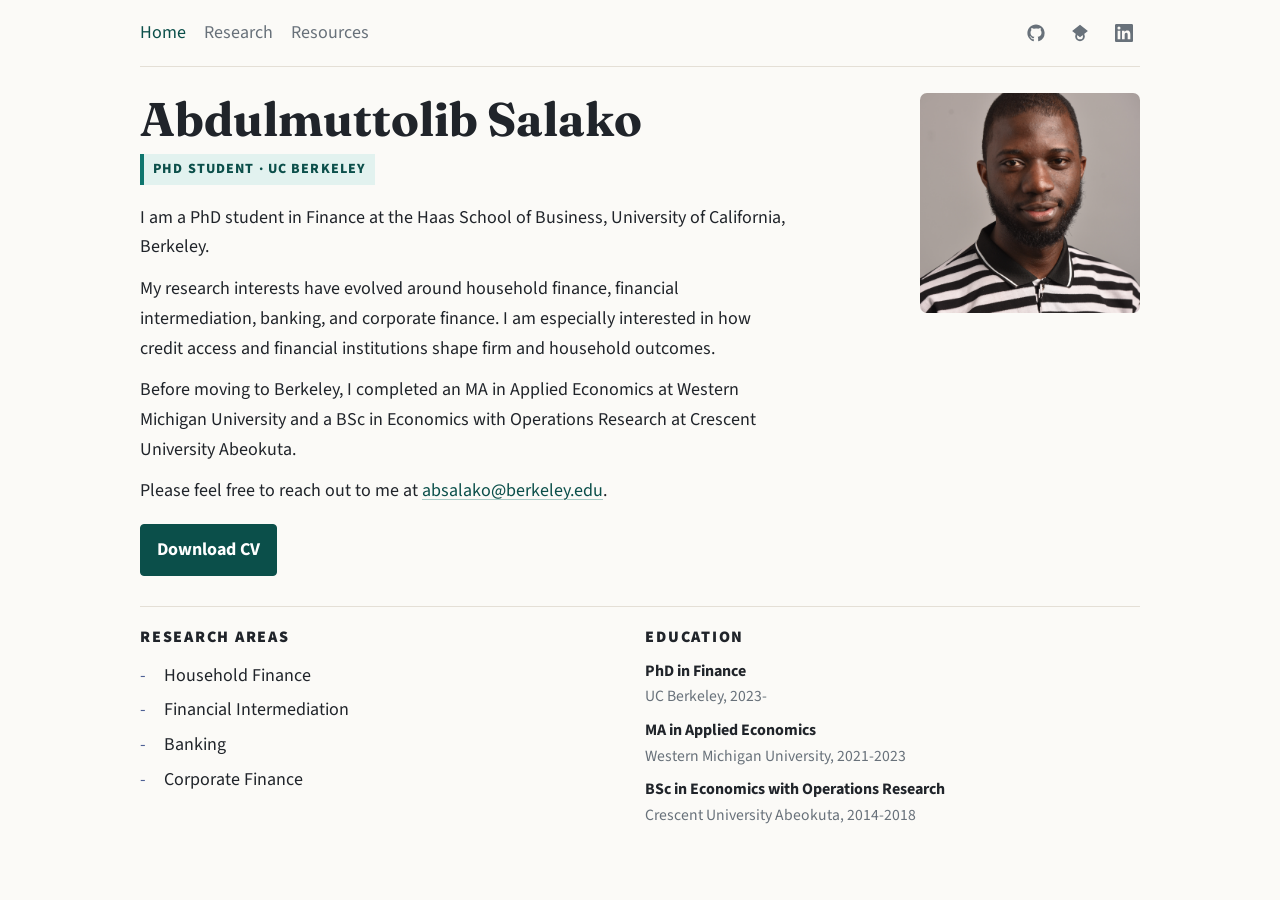
<file: index.html>
<!DOCTYPE html>
<html lang="en">
<head>
  <!-- Google Tag Manager -->
  <script>(function(w,d,s,l,i){w[l]=w[l]||[];w[l].push({'gtm.start':
  new Date().getTime(),event:'gtm.js'});var f=d.getElementsByTagName(s)[0],
  j=d.createElement(s),dl=l!='dataLayer'?'&l='+l:'';j.async=true;j.src=
  'https://www.googletagmanager.com/gtm.js?id='+i+dl;f.parentNode.insertBefore(j,f);
  })(window,document,'script','dataLayer','GTM-585B7WN');</script>
  <!-- End Google Tag Manager -->

  <!-- Global site tag (gtag.js) - Google Analytics -->
  <script async src="https://www.googletagmanager.com/gtag/js?id=G-QW6NPLQPRW"></script>
  <script>
    window.dataLayer = window.dataLayer || [];
    function gtag(){dataLayer.push(arguments);}
    gtag('js', new Date());
    gtag('config', 'G-QW6NPLQPRW');
  </script>

  <title>Abdulmuttolib Salako</title>
  <meta charset="utf-8">
  <meta name="viewport" content="width=device-width, initial-scale=1">
  <meta name="description" content="Abdulmuttolib Salako is a Finance PhD student at UC Berkeley studying household finance, financial intermediation, banking, and corporate finance.">
  <meta name="author" content="Abdulmuttolib Salako">
  <meta name="robots" content="index, follow">
  <link rel="canonical" href="https://muttolibsalako.github.io/">
  <link rel="preconnect" href="https://fonts.googleapis.com">
  <link rel="preconnect" href="https://fonts.gstatic.com" crossorigin>
  <link href="https://fonts.googleapis.com/css2?family=Fraunces:opsz,wght@9..144,600;9..144,700&family=Source+Sans+3:wght@400;500;600;700&display=swap" rel="stylesheet">
  <link rel="stylesheet" href="styles.css">
  <link rel="apple-touch-icon" sizes="180x180" href="files/favicon_package/apple-touch-icon.png">
  <link rel="icon" type="image/png" sizes="32x32" href="files/favicon_package/favicon-32x32.png">
  <link rel="icon" type="image/png" sizes="16x16" href="files/favicon_package/favicon-16x16.png">
  <link rel="manifest" href="/site.webmanifest">
  <link rel="mask-icon" href="/safari-pinned-tab.svg" color="#5bbad5">
  <meta name="msapplication-TileColor" content="#da532c">
  <meta name="theme-color" content="#f8f5ee">
  <script type="application/ld+json">
  {
    "@context": "https://schema.org",
    "@type": "Person",
    "name": "Abdulmuttolib Salako",
    "alternateName": "Abdulmuttolib B. Salako",
    "url": "https://muttolibsalako.github.io/",
    "affiliation": {
      "@type": "CollegeOrUniversity",
      "name": "University of California, Berkeley, Haas School of Business"
    },
    "jobTitle": "Finance PhD Student",
    "sameAs": [
      "https://www.linkedin.com/in/abdulmuttolibsalako/",
      "https://scholar.google.com/citations?hl=en&user=TeEJFxQAAAAJ"
    ],
    "knowsAbout": [
      "Household finance",
      "Financial intermediation",
      "Banking",
      "Corporate finance"
    ]
  }
  </script>
</head>
<body>
  <!-- Google Tag Manager (noscript) -->
  <noscript><iframe src="https://www.googletagmanager.com/ns.html?id=GTM-585B7WN"
  height="0" width="0" style="display:none;visibility:hidden"></iframe></noscript>
  <!-- End Google Tag Manager (noscript) -->

  <header class="site-header">
    <nav class="site-nav" aria-label="Primary navigation">
      <a class="active" href="index.html">Home</a>
      <a href="research.html">Research</a>
      <a href="resources.html">Resources</a>
    </nav>
    <div class="header-icons" aria-label="Profile links">
      <a href="https://github.com/muttolibsalako" target="_blank" rel="noopener" aria-label="GitHub">
        <svg aria-hidden="true" viewBox="0 0 24 24"><path d="M12 .5C5.65.5.5 5.65.5 12c0 5.08 3.29 9.39 7.86 10.91.58.11.79-.25.79-.56v-2.15c-3.2.7-3.88-1.37-3.88-1.37-.52-1.33-1.28-1.68-1.28-1.68-1.05-.72.08-.7.08-.7 1.16.08 1.77 1.19 1.77 1.19 1.03 1.76 2.69 1.25 3.35.96.1-.75.4-1.25.73-1.54-2.55-.29-5.23-1.28-5.23-5.68 0-1.25.45-2.28 1.18-3.08-.12-.29-.51-1.46.11-3.04 0 0 .97-.31 3.16 1.18A10.9 10.9 0 0 1 12 6.05c.98 0 1.96.13 2.88.39 2.19-1.49 3.15-1.18 3.15-1.18.63 1.58.24 2.75.12 3.04.74.8 1.18 1.83 1.18 3.08 0 4.42-2.69 5.38-5.25 5.67.41.36.78 1.06.78 2.14v3.16c0 .31.21.68.8.56A11.51 11.51 0 0 0 23.5 12C23.5 5.65 18.35.5 12 .5Z"/></svg>
      </a>
      <a href="https://scholar.google.com/citations?hl=en&user=TeEJFxQAAAAJ" target="_blank" rel="noopener" aria-label="Google Scholar">
        <svg aria-hidden="true" viewBox="0 0 24 24"><path d="M12 1 1.5 9.28 12 17.56l10.5-8.28L12 1Zm0 9.12a6.44 6.44 0 1 0 0 12.88 6.44 6.44 0 0 0 0-12.88Zm0 2.52a3.92 3.92 0 1 1 0 7.84 3.92 3.92 0 0 1 0-7.84Z"/></svg>
      </a>
      <a href="https://www.linkedin.com/in/abdulmuttolibsalako/" target="_blank" rel="noopener" aria-label="LinkedIn">
        <svg aria-hidden="true" viewBox="0 0 24 24"><path d="M20.45 20.45h-3.56v-5.58c0-1.33-.03-3.04-1.86-3.04-1.86 0-2.14 1.45-2.14 2.94v5.68H9.33V9h3.42v1.56h.05c.48-.9 1.64-1.85 3.37-1.85 3.6 0 4.27 2.37 4.27 5.45v6.29ZM5.32 7.44a2.06 2.06 0 1 1 0-4.12 2.06 2.06 0 0 1 0 4.12Zm1.78 13.01H3.54V9H7.1v11.45ZM22.22 0H1.77C.79 0 0 .77 0 1.72v20.56C0 23.23.79 24 1.77 24h20.45c.98 0 1.78-.77 1.78-1.72V1.72C24 .77 23.2 0 22.22 0Z"/></svg>
      </a>
    </div>
  </header>

  <main>
    <section class="hero">
      <div class="hero-copy">
        <h1>Abdulmuttolib Salako</h1>
        <p class="profile-title">PhD Student &middot; UC Berkeley</p>
        <div class="bio-copy">
          <p>
            I am a PhD student in Finance at the Haas School of Business, University of California, Berkeley.
          </p>
          <p>
            My research interests have evolved around household finance, financial intermediation, banking, and corporate finance. I am especially interested in how credit access and financial institutions shape firm and household outcomes.
          </p>
          <p>
            Before moving to Berkeley, I completed an MA in Applied Economics at Western Michigan University and a BSc in Economics with Operations Research at Crescent University Abeokuta.
          </p>
          <p>
            Please feel free to reach out to me at <a href="mailto:absalako@berkeley.edu">absalako@berkeley.edu</a>.
          </p>
        </div>
        <div class="actions" aria-label="CV link">
          <a class="button primary" href="#cv-unavailable" onclick="alert('CV download is currently unavailable.'); return false;">Download CV</a>
        </div>
      </div>

      <figure class="portrait">
        <img src="files/MTL_4378 (2).JPG" alt="Abdulmuttolib Salako">
      </figure>
    </section>

    <section class="profile-details" aria-label="Profile details">
      <div>
        <h2>Research Areas</h2>
        <ul class="dash-list">
          <li>Household Finance</li>
          <li>Financial Intermediation</li>
          <li>Banking</li>
          <li>Corporate Finance</li>
        </ul>
      </div>

      <div>
        <h2>Education</h2>
        <article class="education-item">
          <h3>PhD in Finance</h3>
          <p>UC Berkeley, 2023-</p>
        </article>
        <article class="education-item">
          <h3>MA in Applied Economics</h3>
          <p>Western Michigan University, 2021-2023</p>
        </article>
        <article class="education-item">
          <h3>BSc in Economics with Operations Research</h3>
          <p>Crescent University Abeokuta, 2014-2018</p>
        </article>
      </div>
    </section>
  </main>

</body>
</html>
</file>
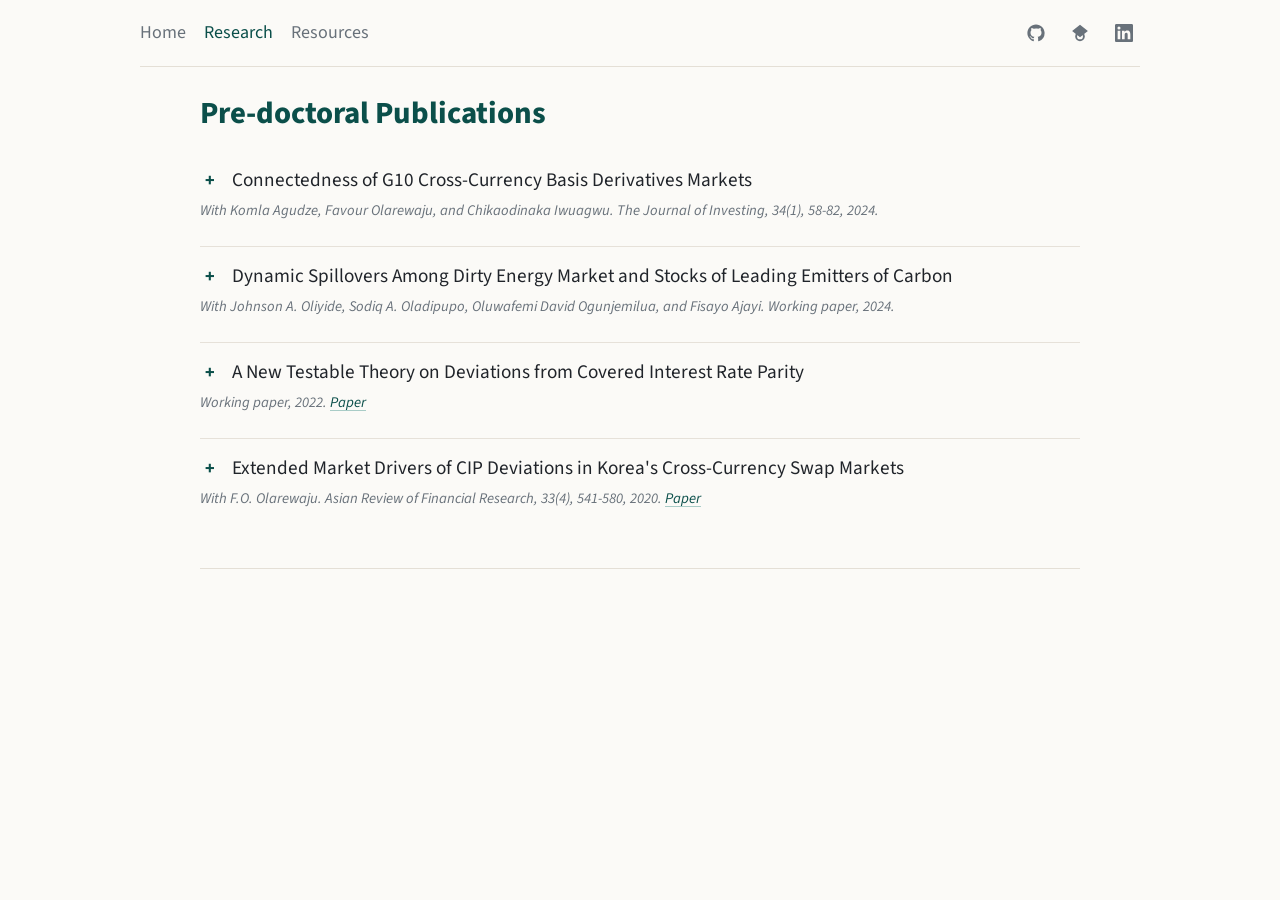
<file: research.html>
<!DOCTYPE html>
<html lang="en">
<head>
  <!-- Google Tag Manager -->
  <script>(function(w,d,s,l,i){w[l]=w[l]||[];w[l].push({'gtm.start':
  new Date().getTime(),event:'gtm.js'});var f=d.getElementsByTagName(s)[0],
  j=d.createElement(s),dl=l!='dataLayer'?'&l='+l:'';j.async=true;j.src=
  'https://www.googletagmanager.com/gtm.js?id='+i+dl;f.parentNode.insertBefore(j,f);
  })(window,document,'script','dataLayer','GTM-585B7WN');</script>
  <!-- End Google Tag Manager -->

  <!-- Global site tag (gtag.js) - Google Analytics -->
  <script async src="https://www.googletagmanager.com/gtag/js?id=G-QW6NPLQPRW"></script>
  <script>
    window.dataLayer = window.dataLayer || [];
    function gtag(){dataLayer.push(arguments);}
    gtag('js', new Date());
    gtag('config', 'G-QW6NPLQPRW');
  </script>

  <title>Research | Abdulmuttolib Salako</title>
  <meta charset="utf-8">
  <meta name="viewport" content="width=device-width, initial-scale=1">
  <meta name="description" content="Research by Abdulmuttolib Salako on household finance, financial intermediation, banking, corporate finance, and cross-currency basis markets.">
  <meta name="author" content="Abdulmuttolib Salako">
  <meta name="robots" content="index, follow">
  <link rel="canonical" href="https://muttolibsalako.github.io/research.html">
  <link rel="preconnect" href="https://fonts.googleapis.com">
  <link rel="preconnect" href="https://fonts.gstatic.com" crossorigin>
  <link href="https://fonts.googleapis.com/css2?family=Fraunces:opsz,wght@9..144,600;9..144,700&family=Source+Sans+3:wght@400;500;600;700&display=swap" rel="stylesheet">
  <link rel="stylesheet" href="styles.css">
  <link rel="apple-touch-icon" sizes="180x180" href="files/favicon_package/apple-touch-icon.png">
  <link rel="icon" type="image/png" sizes="32x32" href="files/favicon_package/favicon-32x32.png">
  <link rel="icon" type="image/png" sizes="16x16" href="files/favicon_package/favicon-16x16.png">
  <meta name="theme-color" content="#f8f5ee">
</head>
<body>
  <!-- Google Tag Manager (noscript) -->
  <noscript><iframe src="https://www.googletagmanager.com/ns.html?id=GTM-585B7WN"
  height="0" width="0" style="display:none;visibility:hidden"></iframe></noscript>
  <!-- End Google Tag Manager (noscript) -->

  <header class="site-header">
    <nav class="site-nav" aria-label="Primary navigation">
      <a href="index.html">Home</a>
      <a class="active" href="research.html">Research</a>
      <a href="resources.html">Resources</a>
    </nav>
    <div class="header-icons" aria-label="Profile links">
      <a href="https://github.com/muttolibsalako" target="_blank" rel="noopener" aria-label="GitHub">
        <svg aria-hidden="true" viewBox="0 0 24 24"><path d="M12 .5C5.65.5.5 5.65.5 12c0 5.08 3.29 9.39 7.86 10.91.58.11.79-.25.79-.56v-2.15c-3.2.7-3.88-1.37-3.88-1.37-.52-1.33-1.28-1.68-1.28-1.68-1.05-.72.08-.7.08-.7 1.16.08 1.77 1.19 1.77 1.19 1.03 1.76 2.69 1.25 3.35.96.1-.75.4-1.25.73-1.54-2.55-.29-5.23-1.28-5.23-5.68 0-1.25.45-2.28 1.18-3.08-.12-.29-.51-1.46.11-3.04 0 0 .97-.31 3.16 1.18A10.9 10.9 0 0 1 12 6.05c.98 0 1.96.13 2.88.39 2.19-1.49 3.15-1.18 3.15-1.18.63 1.58.24 2.75.12 3.04.74.8 1.18 1.83 1.18 3.08 0 4.42-2.69 5.38-5.25 5.67.41.36.78 1.06.78 2.14v3.16c0 .31.21.68.8.56A11.51 11.51 0 0 0 23.5 12C23.5 5.65 18.35.5 12 .5Z"/></svg>
      </a>
      <a href="https://scholar.google.com/citations?hl=en&user=TeEJFxQAAAAJ" target="_blank" rel="noopener" aria-label="Google Scholar">
        <svg aria-hidden="true" viewBox="0 0 24 24"><path d="M12 1 1.5 9.28 12 17.56l10.5-8.28L12 1Zm0 9.12a6.44 6.44 0 1 0 0 12.88 6.44 6.44 0 0 0 0-12.88Zm0 2.52a3.92 3.92 0 1 1 0 7.84 3.92 3.92 0 0 1 0-7.84Z"/></svg>
      </a>
      <a href="https://www.linkedin.com/in/abdulmuttolibsalako/" target="_blank" rel="noopener" aria-label="LinkedIn">
        <svg aria-hidden="true" viewBox="0 0 24 24"><path d="M20.45 20.45h-3.56v-5.58c0-1.33-.03-3.04-1.86-3.04-1.86 0-2.14 1.45-2.14 2.94v5.68H9.33V9h3.42v1.56h.05c.48-.9 1.64-1.85 3.37-1.85 3.6 0 4.27 2.37 4.27 5.45v6.29ZM5.32 7.44a2.06 2.06 0 1 1 0-4.12 2.06 2.06 0 0 1 0 4.12Zm1.78 13.01H3.54V9H7.1v11.45ZM22.22 0H1.77C.79 0 0 .77 0 1.72v20.56C0 23.23.79 24 1.77 24h20.45c.98 0 1.78-.77 1.78-1.72V1.72C24 .77 23.2 0 22.22 0Z"/></svg>
      </a>
    </div>
  </header>

  <main class="page-shell">
    <section class="research-section first-section">
      <h1 class="section-heading">Pre-doctoral Publications</h1>
      <details class="paper">
        <summary>
          <span class="paper-title">Connectedness of G10 Cross-Currency Basis Derivatives Markets</span>
          <span class="meta">With Komla Agudze, Favour Olarewaju, and Chikaodinaka Iwuagwu. The Journal of Investing, 34(1), 58-82, 2024.</span>
        </summary>
        <p>
          We examine interconnectedness across G10 cross-currency basis swap markets using the Diebold-Yilmaz framework to identify shock transmitters and recipients. The EUR/USD basis emerges as the dominant net giver and least recipient of shocks, making the euro basis an important market to track for FX hedging.
        </p>
      </details>

      <details class="paper">
        <summary>
          <span class="paper-title">Dynamic Spillovers Among Dirty Energy Market and Stocks of Leading Emitters of Carbon</span>
          <span class="meta">With Johnson A. Oliyide, Sodiq A. Oladipupo, Oluwafemi David Ogunjemilua, and Fisayo Ajayi. Working paper, 2024.</span>
        </summary>
        <p>
          Applying quantile time-frequency connectedness methods, we study spillovers among crude oil, natural gas, and equities in the United States, China, Japan, and India. The results show that short-term, tail-state risks dominate and that spillover roles shift across quantiles, frequencies, and crisis periods.
        </p>
      </details>

      <details class="paper">
        <summary>
          <span class="paper-title">A New Testable Theory on Deviations from Covered Interest Rate Parity</span>
          <span class="meta">Working paper, 2022. <a href="https://ssrn.com/abstract=4157839" target="_blank" rel="noopener">Paper</a></span>
        </summary>
        <p>
          I develop an approximate closed-form model linking covered-interest-parity deviations, measured by the cross-currency basis, to credit-spread differentials, technology/output differences, and inflation gaps. A simple empirical exercise supports the theory and highlights implications for fixed-income and FX-derivatives arbitrage.
        </p>
      </details>

      <details class="paper">
        <summary>
          <span class="paper-title">Extended Market Drivers of CIP Deviations in Korea's Cross-Currency Swap Markets</span>
          <span class="meta">With F.O. Olarewaju. Asian Review of Financial Research, 33(4), 541-580, 2020. <a href="http://journal.korfin.org/sub/journal_detail.html?code=385560&search=&year=&issueCode=&searchType=" target="_blank" rel="noopener">Paper</a></span>
        </summary>
        <p>
          We study the one- and five-year Korean won cross-currency basis across pre-GFC, GFC, eurozone crisis, and post-crisis periods. Regression models with ARMA errors and VAR variance decompositions show that CDS, stock returns, and Libor-OIS were the strongest GFC drivers.
        </p>
      </details>
    </section>
  </main>

</body>
</html>
</file>
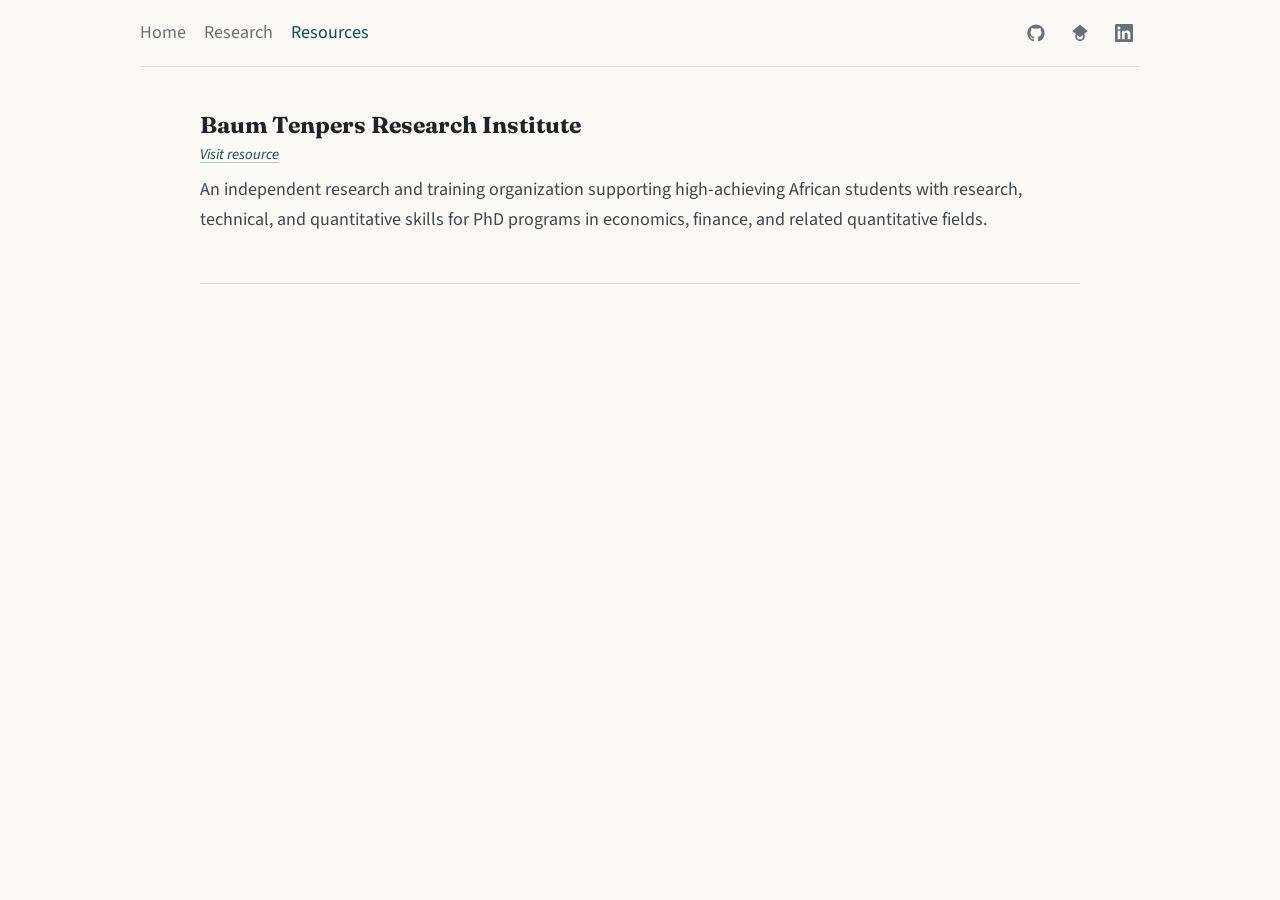
<file: resources.html>
<!DOCTYPE html>
<html lang="en">
<head>
  <!-- Google Tag Manager -->
  <script>(function(w,d,s,l,i){w[l]=w[l]||[];w[l].push({'gtm.start':
  new Date().getTime(),event:'gtm.js'});var f=d.getElementsByTagName(s)[0],
  j=d.createElement(s),dl=l!='dataLayer'?'&l='+l:'';j.async=true;j.src=
  'https://www.googletagmanager.com/gtm.js?id='+i+dl;f.parentNode.insertBefore(j,f);
  })(window,document,'script','dataLayer','GTM-585B7WN');</script>
  <!-- End Google Tag Manager -->

  <!-- Global site tag (gtag.js) - Google Analytics -->
  <script async src="https://www.googletagmanager.com/gtag/js?id=G-QW6NPLQPRW"></script>
  <script>
    window.dataLayer = window.dataLayer || [];
    function gtag(){dataLayer.push(arguments);}
    gtag('js', new Date());
    gtag('config', 'G-QW6NPLQPRW');
  </script>

  <title>Resources | Abdulmuttolib Salako</title>
  <meta charset="utf-8">
  <meta name="viewport" content="width=device-width, initial-scale=1">
  <meta name="description" content="Resources for economics and finance PhD preparation, especially for students with undergraduate training from Africa.">
  <meta name="author" content="Abdulmuttolib Salako">
  <meta name="robots" content="index, follow">
  <link rel="canonical" href="https://muttolibsalako.github.io/resources.html">
  <link rel="preconnect" href="https://fonts.googleapis.com">
  <link rel="preconnect" href="https://fonts.gstatic.com" crossorigin>
  <link href="https://fonts.googleapis.com/css2?family=Fraunces:opsz,wght@9..144,600;9..144,700&family=Source+Sans+3:wght@400;500;600;700&display=swap" rel="stylesheet">
  <link rel="stylesheet" href="styles.css">
  <link rel="apple-touch-icon" sizes="180x180" href="files/favicon_package/apple-touch-icon.png">
  <link rel="icon" type="image/png" sizes="32x32" href="files/favicon_package/favicon-32x32.png">
  <link rel="icon" type="image/png" sizes="16x16" href="files/favicon_package/favicon-16x16.png">
  <meta name="theme-color" content="#f8f5ee">
</head>
<body>
  <!-- Google Tag Manager (noscript) -->
  <noscript><iframe src="https://www.googletagmanager.com/ns.html?id=GTM-585B7WN"
  height="0" width="0" style="display:none;visibility:hidden"></iframe></noscript>
  <!-- End Google Tag Manager (noscript) -->

  <header class="site-header">
    <nav class="site-nav" aria-label="Primary navigation">
      <a href="index.html">Home</a>
      <a href="research.html">Research</a>
      <a class="active" href="resources.html">Resources</a>
    </nav>
    <div class="header-icons" aria-label="Profile links">
      <a href="https://github.com/muttolibsalako" target="_blank" rel="noopener" aria-label="GitHub">
        <svg aria-hidden="true" viewBox="0 0 24 24"><path d="M12 .5C5.65.5.5 5.65.5 12c0 5.08 3.29 9.39 7.86 10.91.58.11.79-.25.79-.56v-2.15c-3.2.7-3.88-1.37-3.88-1.37-.52-1.33-1.28-1.68-1.28-1.68-1.05-.72.08-.7.08-.7 1.16.08 1.77 1.19 1.77 1.19 1.03 1.76 2.69 1.25 3.35.96.1-.75.4-1.25.73-1.54-2.55-.29-5.23-1.28-5.23-5.68 0-1.25.45-2.28 1.18-3.08-.12-.29-.51-1.46.11-3.04 0 0 .97-.31 3.16 1.18A10.9 10.9 0 0 1 12 6.05c.98 0 1.96.13 2.88.39 2.19-1.49 3.15-1.18 3.15-1.18.63 1.58.24 2.75.12 3.04.74.8 1.18 1.83 1.18 3.08 0 4.42-2.69 5.38-5.25 5.67.41.36.78 1.06.78 2.14v3.16c0 .31.21.68.8.56A11.51 11.51 0 0 0 23.5 12C23.5 5.65 18.35.5 12 .5Z"/></svg>
      </a>
      <a href="https://scholar.google.com/citations?hl=en&user=TeEJFxQAAAAJ" target="_blank" rel="noopener" aria-label="Google Scholar">
        <svg aria-hidden="true" viewBox="0 0 24 24"><path d="M12 1 1.5 9.28 12 17.56l10.5-8.28L12 1Zm0 9.12a6.44 6.44 0 1 0 0 12.88 6.44 6.44 0 0 0 0-12.88Zm0 2.52a3.92 3.92 0 1 1 0 7.84 3.92 3.92 0 0 1 0-7.84Z"/></svg>
      </a>
      <a href="https://www.linkedin.com/in/abdulmuttolibsalako/" target="_blank" rel="noopener" aria-label="LinkedIn">
        <svg aria-hidden="true" viewBox="0 0 24 24"><path d="M20.45 20.45h-3.56v-5.58c0-1.33-.03-3.04-1.86-3.04-1.86 0-2.14 1.45-2.14 2.94v5.68H9.33V9h3.42v1.56h.05c.48-.9 1.64-1.85 3.37-1.85 3.6 0 4.27 2.37 4.27 5.45v6.29ZM5.32 7.44a2.06 2.06 0 1 1 0-4.12 2.06 2.06 0 0 1 0 4.12Zm1.78 13.01H3.54V9H7.1v11.45ZM22.22 0H1.77C.79 0 0 .77 0 1.72v20.56C0 23.23.79 24 1.77 24h20.45c.98 0 1.78-.77 1.78-1.72V1.72C24 .77 23.2 0 22.22 0Z"/></svg>
      </a>
    </div>
  </header>

  <main class="page-shell">
    <section class="research-section first-section">
      <article class="paper">
        <h3>Baum Tenpers Research Institute</h3>
        <p class="meta"><a href="https://baumtenpers.com/" target="_blank" rel="noopener">Visit resource</a></p>
        <p>
          An independent research and training organization supporting high-achieving African students with research, technical, and quantitative skills for PhD programs in economics, finance, and related quantitative fields.
        </p>
      </article>
    </section>

  </main>

</body>
</html>
</file>
<file: styles.css>
:root {
  --paper: #fbfaf7;
  --ink: #20242a;
  --muted: #68717a;
  --line: #e4dfd6;
  --panel: #ffffff;
  --accent: #0f766e;
  --accent-dark: #0b4f4a;
  --accent-soft: #e2f2ef;
  --gold: #b7791f;
  --shadow: 0 20px 44px rgba(32, 36, 42, 0.1);
}

* {
  box-sizing: border-box;
}

html {
  background: var(--paper);
  color: var(--ink);
  scroll-behavior: smooth;
}

body {
  margin: 0;
  font-family: "Source Sans 3", Georgia, serif;
  font-size: 18px;
  line-height: 1.65;
  overflow-x: hidden;
  background: var(--paper);
}

body::selection {
  background: var(--accent-soft);
}

a {
  color: var(--accent-dark);
  text-decoration-color: rgba(15, 118, 110, 0.35);
  text-underline-offset: 0.18em;
}

a:hover,
a:focus-visible {
  color: var(--accent);
}

a:focus-visible {
  outline: 3px solid rgba(15, 118, 110, 0.28);
  outline-offset: 4px;
}

.site-header {
  width: min(1000px, calc(100% - 40px));
  margin: 0 auto;
  padding: 12px 0;
  display: flex;
  align-items: center;
  justify-content: space-between;
  gap: 24px;
  border-bottom: 1px solid var(--line);
}

.site-nav {
  display: flex;
  gap: 18px;
  flex-wrap: wrap;
  justify-content: flex-end;
}

.site-nav a {
  padding: 6px 0;
  color: var(--muted);
  text-decoration: none;
  transition: color 160ms ease;
}

.site-nav a:hover,
.site-nav a:focus-visible,
.site-nav a.active {
  color: var(--accent-dark);
}

.header-icons {
  display: flex;
  align-items: center;
  gap: 12px;
}

.header-icons a {
  display: inline-flex;
  align-items: center;
  justify-content: center;
  width: 32px;
  height: 32px;
  border-radius: 50%;
  color: var(--muted);
  text-decoration: none;
  transition: background 160ms ease, color 160ms ease, transform 160ms ease;
}

.header-icons a:hover,
.header-icons a:focus-visible {
  color: var(--accent-dark);
  background: var(--accent-soft);
  transform: translateY(-1px);
}

.header-icons svg {
  width: 18px;
  height: 18px;
  fill: currentColor;
  stroke: none;
}

main {
  width: min(1000px, calc(100% - 40px));
  margin: 0 auto;
}

.hero {
  display: grid;
  grid-template-columns: minmax(0, 1fr) minmax(180px, 240px);
  gap: clamp(28px, 6vw, 72px);
  align-items: start;
  padding: 26px 0 30px;
}

.eyebrow,
.section-kicker,
.meta {
  margin: 0 0 10px;
  font-size: 0.82rem;
  font-weight: 700;
  color: var(--gold);
  letter-spacing: 0.08em;
  text-transform: uppercase;
}

.eyebrow {
  font-size: 0.95rem;
  letter-spacing: 0;
  text-transform: none;
}

h1,
h2,
h3 {
  font-family: "Fraunces", Georgia, serif;
  line-height: 1.12;
  color: var(--ink);
  letter-spacing: 0;
}

h1 {
  max-width: 760px;
  margin: 0;
  font-size: clamp(2.1rem, 4.1vw, 2.95rem);
}

h2 {
  margin: 0 0 18px;
  font-size: clamp(1.8rem, 3vw, 2.55rem);
}

h3 {
  margin: 0 0 6px;
  font-size: clamp(1.22rem, 1.8vw, 1.55rem);
}

.lede {
  max-width: 680px;
  margin: 20px 0 0;
  font-size: clamp(1.08rem, 2vw, 1.3rem);
  color: #3e4750;
}

.profile-title {
  display: inline-block;
  margin: 8px 0 18px;
  padding: 4px 9px;
  border-left: 4px solid var(--accent);
  background: var(--accent-soft);
  color: var(--accent-dark);
  font-size: 0.88rem;
  font-weight: 800;
  letter-spacing: 0.08em;
  text-transform: uppercase;
}

.bio-copy {
  max-width: 650px;
}

.bio-copy p {
  margin: 0 0 12px;
  color: var(--ink);
}

.actions {
  display: flex;
  flex-wrap: wrap;
  gap: 12px;
  margin-top: 18px;
}

.button {
  display: inline-flex;
  align-items: center;
  justify-content: center;
  min-height: 44px;
  padding: 10px 16px;
  border: 1px solid var(--line);
  border-radius: 4px;
  color: var(--ink);
  background: var(--panel);
  text-decoration: none;
  font-weight: 700;
  transition: transform 160ms ease, border-color 160ms ease, background 160ms ease;
}

.button:hover,
.button:focus-visible {
  transform: translateY(-2px);
  border-color: var(--accent);
  background: var(--accent-soft);
  color: var(--accent-dark);
}

.button.primary {
  color: #fff;
  background: var(--accent-dark);
  border-color: var(--accent-dark);
}

.portrait {
  margin: 0;
  justify-self: end;
  width: min(100%, 220px);
}

.portrait img {
  display: block;
  width: 100%;
  aspect-ratio: 1 / 1;
  object-fit: cover;
  border-radius: 7px;
}

.profile-details {
  display: grid;
  grid-template-columns: minmax(0, 0.92fr) minmax(0, 1.08fr);
  gap: clamp(34px, 7vw, 84px);
  padding: 22px 0 34px;
  border-top: 1px solid var(--line);
}

.profile-details h2 {
  margin: 0 0 14px;
  color: var(--ink);
  font-family: "Source Sans 3", Georgia, serif;
  font-size: 1rem;
  font-weight: 900;
  letter-spacing: 0.11em;
  text-transform: uppercase;
}

.dash-list {
  list-style: none;
  margin: 0;
  padding: 0;
}

.dash-list li {
  position: relative;
  margin: 0 0 5px;
  padding-left: 24px;
}

.dash-list li::before {
  content: "-";
  position: absolute;
  left: 0;
  color: #4d6095;
}

.education-item {
  margin: 0 0 10px;
}

.education-item h3 {
  margin: 0;
  font-family: "Source Sans 3", Georgia, serif;
  font-size: 1rem;
  line-height: 1.35;
}

.education-item p {
  margin: 2px 0 0;
  color: var(--muted);
  font-size: 0.98rem;
}

.page-shell {
  width: min(880px, calc(100% - 40px));
}

.page-heading {
  padding: clamp(40px, 7vw, 70px) 0 30px;
  border-bottom: 1px solid var(--line);
}

.page-heading h1 {
  font-size: clamp(2.4rem, 5vw, 4rem);
}

.compact-heading {
  padding-bottom: 24px;
}

.research-section {
  padding: 34px 0;
  border-bottom: 1px solid var(--line);
}

.first-section {
  padding-top: 30px;
}

.section-heading {
  margin: 0 0 20px;
  color: var(--accent-dark);
  font-family: "Source Sans 3", Georgia, serif;
  font-size: clamp(1.45rem, 2.4vw, 1.95rem);
  font-weight: 750;
}

.section-note {
  max-width: 700px;
  margin: -8px 0 20px;
  color: var(--muted);
}

.research-section h2 {
  color: var(--accent-dark);
  font-family: "Source Sans 3", Georgia, serif;
  font-size: clamp(1.35rem, 2.2vw, 1.75rem);
  font-weight: 750;
}

.paper {
  margin: 0;
  padding: 15px 0;
}

.paper + .paper {
  border-top: 1px solid rgba(228, 223, 214, 0.9);
}

.paper p {
  margin: 10px 0 0;
  color: #3e4750;
  overflow-wrap: anywhere;
}

.paper .meta {
  display: block;
  margin-top: 4px;
  color: var(--muted);
  font-size: 0.92rem;
  font-style: italic;
  font-weight: 400;
  letter-spacing: 0;
  line-height: 1.45;
  text-transform: none;
}

.paper summary {
  cursor: pointer;
  list-style: none;
}

.paper summary::-webkit-details-marker {
  display: none;
}

.paper summary::before {
  content: "+";
  display: inline-flex;
  align-items: center;
  justify-content: center;
  width: 20px;
  margin-right: 8px;
  color: var(--accent-dark);
  font-weight: 800;
}

.paper[open] summary::before {
  content: "-";
}

.paper-title {
  font-family: "Source Sans 3", Georgia, serif;
  font-size: clamp(1.08rem, 1.5vw, 1.28rem);
  font-weight: 400;
  line-height: 1.35;
  color: var(--ink);
}

.timeline-list {
  display: grid;
  gap: 18px;
}

.timeline-list article {
  padding-left: 18px;
  border-left: 4px solid var(--accent-soft);
}

.timeline-list h3 {
  margin-bottom: 8px;
}

.site-footer {
  width: min(1000px, calc(100% - 40px));
  margin: 0 auto;
  padding: 30px 0 38px;
  color: var(--muted);
  font-size: 0.95rem;
}

.site-footer p {
  margin: 0;
}

@media (prefers-reduced-motion: reduce) {
  html {
    scroll-behavior: auto;
  }

  *,
  *::before,
  *::after {
    animation-duration: 0.01ms !important;
    animation-iteration-count: 1 !important;
    transition-duration: 0.01ms !important;
  }
}

@media (max-width: 860px) {
  body {
    font-size: 17px;
  }

  .hero {
    display: block;
  }

  .site-nav {
    justify-content: flex-start;
  }

  .portrait {
    width: 100%;
    max-width: 240px;
    margin: 0 auto 24px 0;
  }

  .hero {
    display: flex;
    flex-direction: column;
  }

  .portrait {
    order: -1;
  }

}

@media (max-width: 540px) {
  main,
  .page-shell,
  .site-header,
  .site-footer {
    width: min(calc(100% - 28px), 1000px);
  }

  h1 {
    font-size: 2.45rem;
    line-height: 1.12;
  }

  .lede {
    font-size: 1.05rem;
  }

  .actions {
    display: grid;
  }

  .profile-details {
    display: block;
  }

  .profile-details > div + div {
    margin-top: 30px;
  }
}
</file>
